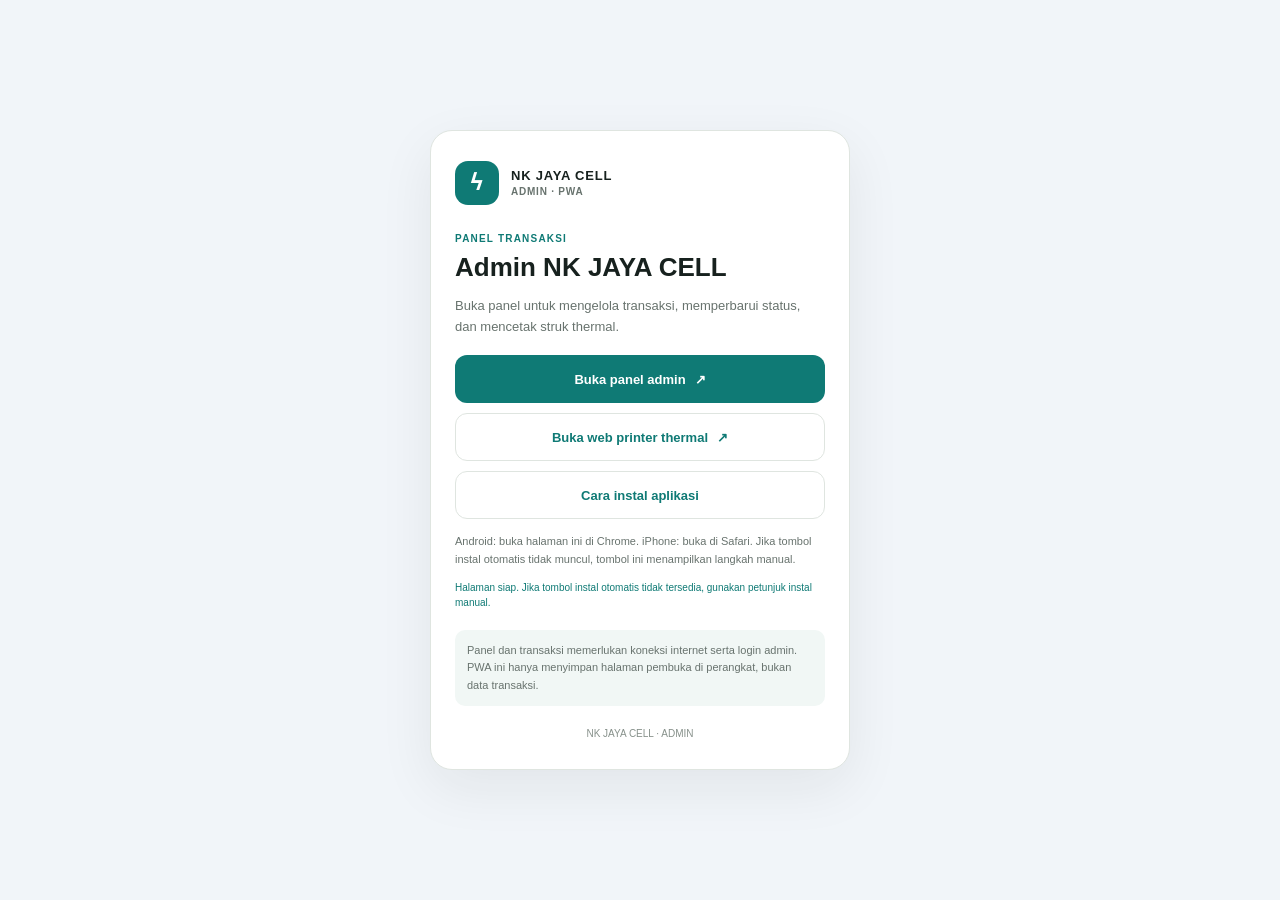
<file: admin-app.html>
<!doctype html>
<html lang="id">
<head>
    <meta charset="utf-8">
    <meta name="viewport" content="width=device-width, initial-scale=1, viewport-fit=cover">
    <meta name="theme-color" content="#0f7a75">
    <meta name="description" content="Aplikasi panel admin transaksi NK JAYA CELL.">
    <link rel="manifest" href="./admin-app.webmanifest">
    <link rel="icon" href="./icon.png">
    <link rel="apple-touch-icon" href="./admin-app-192.png">
    <title>Admin NK JAYA CELL</title>
    <style>
        :root { color-scheme: light; font-family: "Plus Jakarta Sans", "Segoe UI", sans-serif; background: #f1f5f9; color: #17211e; }
        * { box-sizing: border-box; }
        body { min-height: 100dvh; margin: 0; display: grid; place-items: center; padding: max(20px, env(safe-area-inset-top)) 18px max(20px, env(safe-area-inset-bottom)); }
        main { width: min(100%, 420px); padding: 30px 24px; border: 1px solid #dfe5e0; border-radius: 22px; background: #fff; box-shadow: 0 18px 55px #17211e12; }
        .brand { display: flex; align-items: center; gap: 12px; margin-bottom: 28px; font-size: 13px; font-weight: 800; letter-spacing: .06em; }
        .mark { display: grid; width: 44px; height: 44px; place-items: center; border-radius: 13px; background: #0f7a75; color: #fff; font-size: 22px; }
        .brand small { display: block; margin-top: 3px; color: #68736e; font-size: 10px; font-weight: 600; }
        .eyebrow { margin: 0 0 8px; color: #0f7a75; font-size: 10px; font-weight: 700; letter-spacing: .12em; }
        h1 { margin: 0 0 10px; font-size: 26px; line-height: 1.2; }
        .intro, .hint { color: #68736e; font-size: 13px; line-height: 1.6; }
        .open-button, .install-button { display: flex; min-height: 48px; align-items: center; justify-content: center; gap: 9px; width: 100%; margin-top: 18px; border: 0; border-radius: 12px; background: #0f7a75; color: #fff; font: inherit; font-size: 13px; font-weight: 700; text-decoration: none; cursor: pointer; }
        .printer-button { margin-top: 10px; border: 1px solid #dfe5e0; background: #fff; color: #0f7a75; }
        .open-button:active, .install-button:active { transform: translateY(1px); }
        .install-button { margin-top: 10px; border: 1px solid #dfe5e0; background: #fff; color: #0f7a75; }
        .hint { margin: 20px 0 0; padding: 12px; border-radius: 10px; background: #f1f7f5; font-size: 11px; }
        .install-help { margin-top: 14px; color: #68736e; font-size: 11px; line-height: 1.55; }
        .pwa-status { margin: 12px 0 0; color: #0f7a75; font-size: 10px; line-height: 1.5; }
        .install-button:disabled { cursor: default; opacity: .75; }
        footer { margin-top: 22px; color: #87918b; font-size: 10px; text-align: center; }
        @media (prefers-reduced-motion: no-preference) { main { animation: appear .3s ease-out both; } @keyframes appear { from { opacity: 0; transform: translateY(8px); } to { opacity: 1; transform: translateY(0); } } }
    </style>
</head>
<body>
    <main>
        <div class="brand"><span class="mark" aria-hidden="true">ϟ</span><span>NK JAYA CELL<small>ADMIN · PWA</small></span></div>
        <p class="eyebrow">PANEL TRANSAKSI</p>
        <h1>Admin NK JAYA CELL</h1>
        <p class="intro">Buka panel untuk mengelola transaksi, memperbarui status, dan mencetak struk thermal.</p>
        <a class="open-button" href="https://script.google.com/macros/s/AKfycbzx7HhGcFktbIGGkRBRpAFTu6g9E4YbSlBVgrVt4QwDtSucSz8BTS5fgk55SqOSzcJ9/exec?page=admin" target="_blank" rel="noopener">Buka panel admin <span aria-hidden="true">↗</span></a>
        <a class="open-button printer-button" href="./admin-printer.html" target="_blank" rel="noopener">Buka web printer thermal <span aria-hidden="true">↗</span></a>
        <button id="install-button" class="install-button" type="button">Cara instal aplikasi</button>
        <p id="install-help" class="install-help" aria-live="polite">Android: buka halaman ini di Chrome. iPhone: buka di Safari. Jika tombol instal otomatis tidak muncul, tombol ini menampilkan langkah manual.</p>
        <p id="pwa-status" class="pwa-status" role="status" aria-live="polite">Memeriksa kesiapan instalasi...</p>
        <p class="hint">Panel dan transaksi memerlukan koneksi internet serta login admin. PWA ini hanya menyimpan halaman pembuka di perangkat, bukan data transaksi.</p>
        <footer>NK JAYA CELL · ADMIN</footer>
    </main>
    <script>
        let installPrompt = null;
        const installButton = document.getElementById('install-button');
        const installHelp = document.getElementById('install-help');
        const pwaStatus = document.getElementById('pwa-status');
        const isIos = /iphone|ipad|ipod/i.test(navigator.userAgent);
        const isAndroid = /android/i.test(navigator.userAgent);
        const isInstalled = window.matchMedia('(display-mode: standalone)').matches || window.navigator.standalone === true;

        window.addEventListener('beforeinstallprompt', event => {
            event.preventDefault();
            installPrompt = event;
            installButton.textContent = 'Instal aplikasi';
            installHelp.textContent = 'Browser siap memasang aplikasi. Tekan tombol Instal aplikasi.';
        });

        installButton.addEventListener('click', async () => {
            if (!installPrompt) {
                if (isIos) {
                    installHelp.textContent = 'Di Safari: tekan Bagikan, pilih Tambahkan ke Layar Utama, lalu tekan Tambahkan.';
                } else if (isAndroid) {
                    installHelp.textContent = 'Di Chrome: tekan menu ⋮, pilih Instal aplikasi atau Tambahkan ke layar utama, lalu konfirmasi.';
                } else {
                    installHelp.textContent = 'Buka halaman ini di Chrome atau Edge melalui HTTPS. Gunakan menu browser lalu pilih Instal aplikasi atau Tambahkan ke layar utama.';
                }
                return;
            }
            installButton.disabled = true;
            try {
                await installPrompt.prompt();
                const choice = await installPrompt.userChoice;
                installHelp.textContent = choice.outcome === 'accepted'
                    ? 'Permintaan instalasi diterima. Ikuti konfirmasi dari browser.'
                    : 'Instalasi dibatalkan. Anda masih bisa memasang melalui menu browser.';
                installPrompt = null;
                installButton.textContent = 'Cara instal aplikasi';
            } catch (error) {
                console.error('Prompt instalasi PWA gagal:', error);
                installHelp.textContent = `Browser gagal memulai instalasi: ${error.message}. Gunakan menu browser untuk menambahkan ke layar utama.`;
            } finally {
                installButton.disabled = false;
            }
        });

        window.addEventListener('appinstalled', () => {
            installPrompt = null;
            installButton.textContent = 'Aplikasi sudah terinstal';
            installButton.disabled = true;
            installHelp.textContent = 'Aplikasi admin sudah ditambahkan ke perangkat ini.';
            pwaStatus.textContent = 'PWA aktif di perangkat ini.';
        });

        if (isInstalled) {
            installButton.textContent = 'Aplikasi sudah terinstal';
            installButton.disabled = true;
            installHelp.textContent = 'Aplikasi admin sudah terpasang di perangkat ini.';
        }

        if ('serviceWorker' in navigator) {
            window.addEventListener('load', () => {
                if (!window.isSecureContext) {
                    pwaStatus.textContent = 'Instalasi PWA membutuhkan HTTPS (atau localhost untuk pengujian).';
                    return;
                }
                navigator.serviceWorker.register('./sw.js').then(() => {
                    pwaStatus.textContent = isInstalled
                        ? 'PWA aktif di perangkat ini.'
                        : 'Halaman siap. Jika tombol instal otomatis tidak tersedia, gunakan petunjuk instal manual.';
                }).catch(error => {
                    console.error('PWA admin tidak dapat mendaftarkan service worker:', error);
                    pwaStatus.textContent = `Service worker gagal dipasang: ${error.message}. Pastikan sw.js dapat dibuka dari hosting HTTPS.`;
                });
            });
        } else {
            pwaStatus.textContent = 'Browser tidak mendukung service worker. Gunakan Chrome atau Safari terbaru.';
        }
    </script>
</body>
</html>
</file>
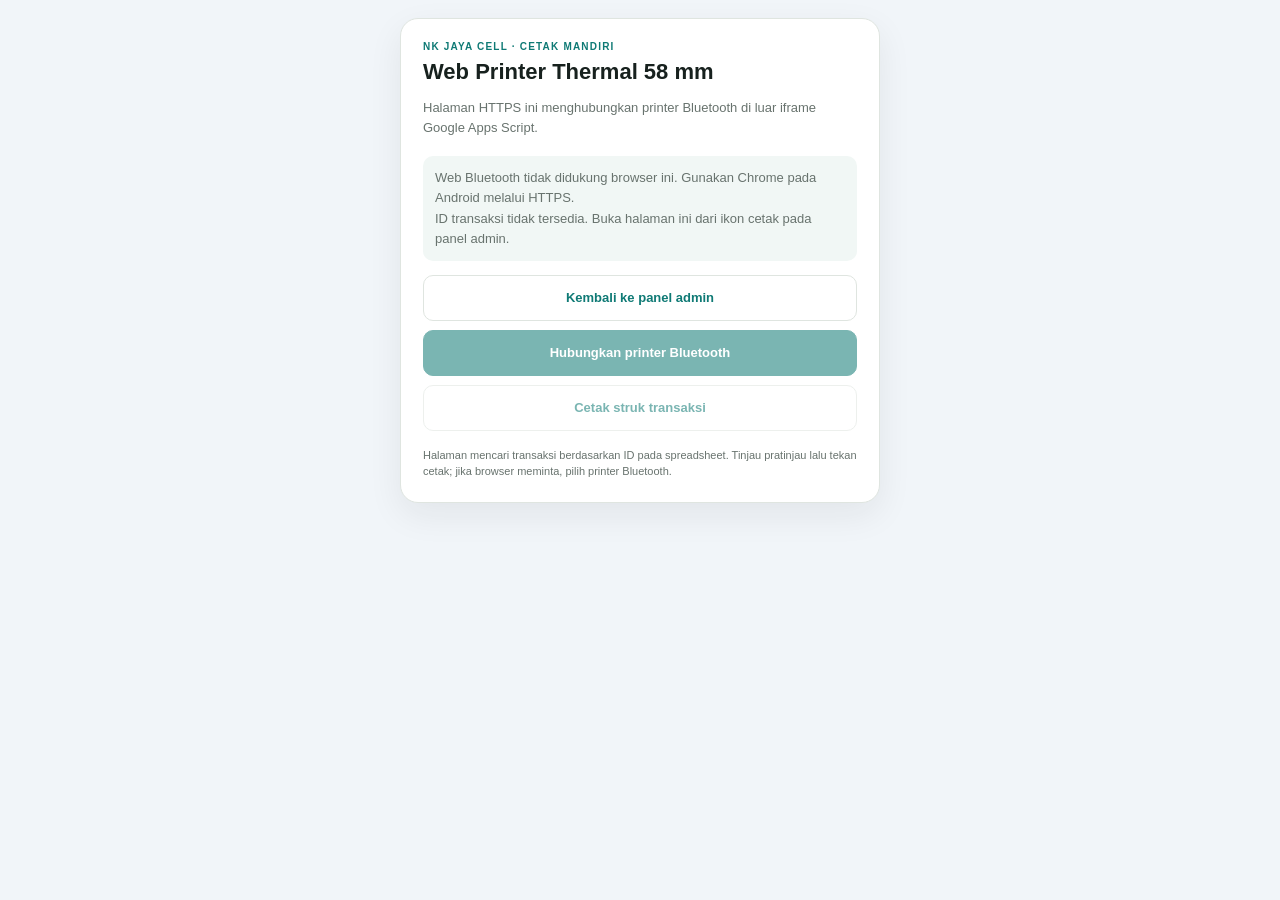
<file: admin-printer.html>
<!doctype html>
<html lang="id">
<head>
    <meta charset="utf-8">
    <meta name="viewport" content="width=device-width, initial-scale=1, viewport-fit=cover">
    <meta name="theme-color" content="#0f7a75">
    <meta name="description" content="Cetak struk NK JAYA CELL langsung ke printer thermal Bluetooth.">
    <meta http-equiv="Content-Security-Policy" content="default-src 'self'; connect-src 'self' https://docs.google.com https://*.googleusercontent.com; style-src 'unsafe-inline'; script-src 'unsafe-inline'; object-src 'none'; base-uri 'none'">
    <title>Web Printer Thermal | NK JAYA CELL</title>
    <style>
        :root { color-scheme: light; font-family: "Segoe UI", sans-serif; background: #f1f5f9; color: #17211e; }
        * { box-sizing: border-box; }
        body { min-height: 100dvh; margin: 0; padding: max(18px, env(safe-area-inset-top)) 14px max(18px, env(safe-area-inset-bottom)); }
        main { width: min(100%, 480px); margin: 0 auto; padding: 22px; border: 1px solid #dfe5e0; border-radius: 18px; background: #fff; box-shadow: 0 12px 35px #17211e12; }
        .eyebrow { margin: 0 0 7px; color: #0f7a75; font-size: 10px; font-weight: 800; letter-spacing: .12em; }
        h1 { margin: 0; font-size: 22px; }
        .intro, #printer-state, #job-state { color: #68736e; font-size: 13px; line-height: 1.55; }
        .status { margin-top: 18px; padding: 12px; border-radius: 10px; background: #f1f7f5; }
        .actions { display: grid; gap: 9px; margin-top: 14px; }
        button { min-height: 46px; padding: 10px 14px; border: 1px solid #dfe5e0; border-radius: 10px; background: #fff; color: #0f7a75; font: inherit; font-size: 13px; font-weight: 700; cursor: pointer; }
        button.primary { border-color: #0f7a75; background: #0f7a75; color: #fff; }
        .back-button { display: flex; min-height: 46px; align-items: center; justify-content: center; padding: 10px 14px; border: 1px solid #dfe5e0; border-radius: 10px; color: #0f7a75; font-size: 13px; font-weight: 700; text-align: center; text-decoration: none; }
        button:disabled { cursor: not-allowed; opacity: .55; }
        #receipt-preview { max-height: 45dvh; margin: 16px 0 0; padding: 12px; overflow: auto; border: 1px dashed #cbd5cf; border-radius: 8px; background: #fbfcfb; color: #17211e; font: 12px/1.5 monospace; white-space: pre-wrap; overflow-wrap: anywhere; }
        #receipt-preview:empty { display: none; }
        .note { margin: 16px 0 0; color: #68736e; font-size: 11px; line-height: 1.5; }
    </style>
</head>
<body>
    <main>
        <p class="eyebrow">NK JAYA CELL · CETAK MANDIRI</p>
        <h1>Web Printer Thermal 58 mm</h1>
        <p class="intro">Halaman HTTPS ini menghubungkan printer Bluetooth di luar iframe Google Apps Script.</p>
        <section class="status" aria-live="polite">
            <div id="printer-state">Memeriksa dukungan Bluetooth...</div>
            <div id="job-state">Menunggu ID transaksi dari panel admin...</div>
        </section>
        <div class="actions">
            <a class="back-button" href="https://script.google.com/macros/s/AKfycbxoV0lSjwD2TVamt36z0I8uUSOEt3ud1Fkauua2NcUzJwXjdxUDY6kpdvqTjYNAG3E/exec?page=admin">Kembali ke panel admin</a>
            <button id="connect-button" class="primary" type="button">Hubungkan printer Bluetooth</button>
            <button id="print-button" type="button" disabled>Cetak struk transaksi</button>
        </div>
        <pre id="receipt-preview" aria-label="Pratinjau isi struk"></pre>
        <p class="note">Halaman mencari transaksi berdasarkan ID pada spreadsheet. Tinjau pratinjau lalu tekan cetak; jika browser meminta, pilih printer Bluetooth.</p>
    </main>
    <script>
        const SHEET_CSV_URLS = {
            ARSIP: 'https://docs.google.com/spreadsheets/d/e/2PACX-1vQsIlTEnkky4oMCaFZWr7WaL5FVGkGsEgyOUPPxKUlELUVHDCa3XNUxhOsEwTqRKm3WIMz_Sv7q45C7/pub?gid=702573697&single=true&output=csv',
            TRANSFER: 'https://docs.google.com/spreadsheets/d/e/2PACX-1vQsIlTEnkky4oMCaFZWr7WaL5FVGkGsEgyOUPPxKUlELUVHDCa3XNUxhOsEwTqRKm3WIMz_Sv7q45C7/pub?gid=53248706&single=true&output=csv',
            PLN: 'https://docs.google.com/spreadsheets/d/e/2PACX-1vQsIlTEnkky4oMCaFZWr7WaL5FVGkGsEgyOUPPxKUlELUVHDCa3XNUxhOsEwTqRKm3WIMz_Sv7q45C7/pub?gid=1486727624&single=true&output=csv'
        };
        const optionalServices = [
            '0000ffe0-0000-1000-8000-00805f9b34fb',
            '0000ff00-0000-1000-8000-00805f9b34fb',
            '000018f0-0000-1000-8000-00805f9b34fb'
        ];
        const printerState = document.getElementById('printer-state');
        const jobState = document.getElementById('job-state');
        const preview = document.getElementById('receipt-preview');
        const printButton = document.getElementById('print-button');
        let printerCharacteristic = null;
        let pendingRows = null;
        let isPrinting = false;
        let connectedDevice = null;

        function setPrinterState(message) {
            printerState.textContent = message;
        }

        function normalizeHeader(value) {
            return String(value || '').normalize('NFD').replace(/[\u0300-\u036f]/g, '').toUpperCase().replace(/[^A-Z0-9]/g, '');
        }

        function normalizedId(value) {
            return normalizeHeader(value);
        }

        function parseCsv(text) {
            const rows = [];
            let row = [];
            let field = '';
            let quoted = false;
            for (let index = 0; index < text.length; index += 1) {
                const character = text[index];
                if (character === '"') {
                    if (quoted && text[index + 1] === '"') {
                        field += '"';
                        index += 1;
                    } else {
                        quoted = !quoted;
                    }
                } else if (character === ',' && !quoted) {
                    row.push(field.trim());
                    field = '';
                } else if ((character === '\n' || character === '\r') && !quoted) {
                    if (character === '\r' && text[index + 1] === '\n') index += 1;
                    row.push(field.trim());
                    if (row.some(value => value !== '')) rows.push(row);
                    row = [];
                    field = '';
                } else {
                    field += character;
                }
            }
            row.push(field.trim());
            if (row.some(value => value !== '')) rows.push(row);
            return rows;
        }

        function columnIndex(headers, aliases) {
            const wanted = aliases.map(normalizeHeader);
            return headers.findIndex(header => wanted.includes(normalizeHeader(header)));
        }

        function fieldValue(headers, values, aliases) {
            const index = columnIndex(headers, aliases);
            return index >= 0 ? String(values[index] || '').trim() : '';
        }

        function receiptFieldValue(headers, values, aliases, panelData) {
            const panelFields = new Map((panelData?.fields || [])
                .map(field => [normalizeHeader(field.label), String(field.value ?? '').trim()]));
            for (const alias of aliases) {
                const normalizedAlias = normalizeHeader(alias);
                if (panelFields.has(normalizedAlias)) return panelFields.get(normalizedAlias);
            }
            return fieldValue(headers, values, aliases);
        }

        function parseAmount(value) {
            const text = String(value || '').trim();
            const amount = Number(text.replace(/[^0-9]/g, '')) || 0;
            return /^\s*-/.test(text) ? -amount : amount;
        }

        function formatMoney(value) {
            return `Rp ${Math.round(value || 0).toLocaleString('id-ID')}`;
        }

        function formatReceiptPrice(value) {
            const amount = Number(String(value || '').replace(/\D/g, ''));
            return amount ? `Rp ${amount.toLocaleString('id-ID')}` : (value || '-');
        }

        function wrapReceiptText(value, width) {
            const words = String(value || '-').split(/\s+/);
            const lines = [];
            let line = '';
            words.forEach(word => {
                if ((line + ' ' + word).trim().length <= width) {
                    line = (line + ' ' + word).trim();
                } else {
                    if (line) lines.push(line);
                    while (word.length > width) {
                        lines.push(word.slice(0, width));
                        word = word.slice(width);
                    }
                    line = word;
                }
            });
            if (line || !lines.length) lines.push(line || '-');
            return lines;
        }

        function receiptField(label, value) {
            const prefix = `${label.padEnd(16, ' ')}: `;
            const values = wrapReceiptText(value, 32 - prefix.length);
            return [
                `${prefix}${values[0]}`,
                ...values.slice(1).map(line => `${' '.repeat(prefix.length)}${line}`)
            ];
        }

        function transferReceiptField(label, value) {
            const labelWidth = 16;
            const prefix = `${String(label).padEnd(labelWidth, ' ')}: `;
            const text = String(value || '-');
            const valueWidth = 32 - labelWidth - 2;
            const lines = [];
            for (let offset = 0; offset < text.length || !lines.length; offset += valueWidth) {
                const part = text.slice(offset, offset + valueWidth) || '-';
                lines.push(offset
                    ? `${' '.repeat(labelWidth + 2)}${part}`
                    : `${prefix}${part.padEnd(valueWidth, ' ')}`);
            }
            return lines;
        }

        function splitTransferDateTime(value) {
            const text = String(value || '-').replace(/\s*\n\s*/g, ' ').trim();
            const timeMatch = text.match(/\b\d{1,2}[.:]\d{2}(?::\d{2})?\s*(?:WIB|WITA|WIT)?\b/i);
            if (!timeMatch) {
                return {
                    date: text.split(/\s+-\s+|,\s*/, 1)[0].trim() || '-',
                    time: '-'
                };
            }
            return {
                date: text.slice(0, timeMatch.index).replace(/[,-]\s*$/, '').trim() || '-',
                time: timeMatch[0].replace(/\./g, ':')
            };
        }

        function normalizeTransferStatus(value) {
            const status = String(value || '').trim().toUpperCase();
            if (status.includes('REFUND') || status.includes('PENGEMBALIAN')) return 'REFUND';
            if (status.includes('LUNAS') || status.includes('SUKSES')) return 'SUKSES';
            if (status.includes('GAGAL') || status.includes('FAILED')) return 'GAGAL';
            return 'PROSES';
        }

        function isEWalletDestination(value) {
            return ['DANA', 'GOPAY', 'LINKAJA', 'OVO', 'SHOPEEPAY'].includes(normalizeHeader(value));
        }

        function normalizePlnNominal(value) {
            const digits = String(value || '').replace(/\D/g, '');
            return digits ? String(Number(digits)) : '';
        }

        function receivePanelReceiptData(requestedId, source) {
            if (!window.opener) return Promise.resolve(null);
            return new Promise(resolve => {
                const finish = data => {
                    window.removeEventListener('message', handleMessage);
                    window.clearTimeout(timeoutId);
                    resolve(data);
                };
                const handleMessage = event => {
                    const data = event.data;
                    if (event.source !== window.opener || data?.type !== 'NKJC_PRINTER_RECEIPT'
                        || normalizedId(data.id) !== normalizedId(requestedId) || data.source !== source) return;
                    finish(data);
                };
                const timeoutId = window.setTimeout(() => finish(null), 2000);
                window.addEventListener('message', handleMessage);
                window.opener.postMessage({ type: 'NKJC_PRINTER_READY', id: requestedId, source }, '*');
            });
        }

        async function fetchPlnReceiptData(archiveHeaders, archiveValues) {
            const target = fieldValue(archiveHeaders, archiveValues, ['NOMOR', 'NOMOR HP', 'TARGET', 'ID PLN', 'IDPEL'])
                .replace(/\D/g, '');
            if (!target) return {};

            const response = await fetch(SHEET_CSV_URLS.PLN, { cache: 'no-store' });
            if (!response.ok) throw new Error(`Sheet PLN mengembalikan HTTP ${response.status}.`);
            const rows = parseCsv(await response.text());
            const headerIndex = rows.findIndex(row => {
                const normalizedHeaders = row.map(normalizeHeader);
                const hasId = ['IDPLN', 'IDPEL', 'NOMORMETER', 'NOMOR'].some(header => normalizedHeaders.includes(header));
                const hasName = ['NAMA', 'NAMAPELANGGAN', 'PELANGGAN'].some(header => normalizedHeaders.includes(header));
                return hasId && hasName;
            });
            if (headerIndex < 0) throw new Error('Header ID PLN/Nama tidak ditemukan di sheet PLN.');

            const headers = rows[headerIndex];
            const idColumn = columnIndex(headers, ['ID PLN', 'IDPEL', 'NOMOR METER', 'NOMOR']);
            const nameColumn = columnIndex(headers, ['NAMA', 'NAMA PELANGGAN', 'PELANGGAN']);
            const tariffColumn = columnIndex(headers, ['TARIF/DAYA', 'TARIF DAYA', 'DAYA']);
            const powerColumn = columnIndex(headers, ['JUMLAH DAYA', 'JUMLAH DAYA TERBARU', 'DAYA TERISI']);
            if (idColumn < 0) throw new Error('Kolom ID PLN tidak ditemukan di sheet PLN.');

            const product = fieldValue(archiveHeaders, archiveValues, ['PRODUK', 'NAMA PRODUK', 'KETERANGAN']);
            const total = fieldValue(archiveHeaders, archiveValues, ['TOTAL TRANSFER', 'TOTAL BAYAR', 'TRANSFER', 'JUMLAH', 'HARGA', 'HARGA ASLI']);
            const nominal = fieldValue(archiveHeaders, archiveValues, ['NOMINAL TOKEN', 'JUMLAH NOMINAL', 'NOMINAL'])
                || product.match(/(?:RP\.?\s*)?([\d.]+)/i)?.[1]
                || total;
            const nominalKey = normalizePlnNominal(nominal);
            const nominalColumns = headers.map((header, index) => ({ index, nominal: normalizePlnNominal(header) }))
                .filter(item => tariffColumn >= 0 && item.index > tariffColumn && item.nominal);
            const customer = { name: '', tariff: '', power: '', nominalPower: {} };

            rows.slice(headerIndex + 1).forEach(row => {
                if (String(row[idColumn] || '').replace(/\D/g, '') !== target) return;
                if (nameColumn >= 0 && row[nameColumn] && !customer.name) customer.name = row[nameColumn];
                if (tariffColumn >= 0 && row[tariffColumn]) customer.tariff = row[tariffColumn];
                if (powerColumn >= 0 && row[powerColumn]) customer.power = row[powerColumn];
                nominalColumns.forEach(({ index, nominal: rowNominal }) => {
                    if (row[index]) customer.nominalPower[rowNominal] = row[index];
                });
            });

            return {
                name: customer.name,
                tariff: customer.tariff,
                power: customer.nominalPower[nominalKey] || customer.power
            };
        }

        function buildReceiptRows(source, headers, values, requestedId, statusOverride = '', plnData = {}, panelData = null) {
            const add = (text, align = 'left', emphasis = 'normal') => ({ text: String(text || ''), align, emphasis });
            const field = (label, value) => receiptField(label, value).map(text => add(text));
            const transferField = (label, value) => transferReceiptField(label, value).map(text => add(text));
            const value = aliases => receiptFieldValue(headers, values, aliases, panelData);
            const id = value(['ID TRANSAKSI', 'ID TRX', 'ID']);
            const date = value(['TANGGAL', 'WAKTU', 'DATE']);
            const status = String(statusOverride || value(['STATUS', 'STATUS TRANSAKSI'])).trim();
            const product = source === 'TRANSFER'
                ? value(['PRODUK/BANK', 'BANK', 'BANK TUJUAN'])
                : value(['PRODUK', 'NAMA PRODUK', 'KETERANGAN']);
            const contact = source === 'TRANSFER'
                ? value(['NOMOR REKENING', 'NO REKENING', 'REKENING'])
                : value(['NOMOR', 'NOMOR HP', 'TARGET', 'ID PLN', 'IDPEL']);
            const customer = source === 'TRANSFER'
                ? value(['NAMA', 'NAMA PEMILIK', 'PELANGGAN'])
                : value(['NAMA', 'NAMA PELANGGAN', 'PELANGGAN', 'PENERIMA']);
            const note = source === 'TRANSFER'
                ? value(['CATATAN PESAN PENERIMA', 'CATATAN', 'PESAN PENERIMA'])
                : '';
            const rows = [add('NK JAYA CELL', 'center', 'bold')];
            if (source === 'TRANSFER') {
                const dateTime = splitTransferDateTime(date);
                const isEWallet = isEWalletDestination(product);
                rows.push(add('BUKTI TRANSFER BANK', 'center'));
                rows.push(add('Banjar Pasar ,  Desa Melaya  ,  Jembrana, BALI', 'center'));
                rows.push(add('--------------------------------'));
                rows.push(...transferField('ID Transaksi', id || requestedId));
                rows.push(...transferField('Tanggal', dateTime.date));
                rows.push(...transferField('Waktu', dateTime.time));
                rows.push(...transferField('Status', normalizeTransferStatus(status)));
                rows.push(add('--------------------------------'));
                rows.push(add('DATA PENERIMA'));
                rows.push(...transferField(isEWallet ? 'e-Wallet Tujuan' : 'Bank Tujuan', product));
                rows.push(...transferField(isEWallet ? 'No. e-Wallet' : 'No. Rekening', contact));
                rows.push(...transferField('Nama', customer));
                if (note) rows.push(...transferField('Catatan', note));
                rows.push(add('--------------------------------'));
                const transfer = parseAmount(value(['TRANSFER', 'NOMINAL', 'NOMINAL TRANSFER']));
                const fee = parseAmount(value(['BIAYA', 'BIAYA ADMIN', 'ADMIN']));
                const total = parseAmount(value(['JUMLAH'])) || transfer + fee;
                rows.push(...transferField('Nominal Transfer', formatMoney(transfer)));
                rows.push(...transferField('Biaya Admin', formatMoney(fee)));
                rows.push(add('--------------------------------'));
                rows.push(...transferField('Total', formatMoney(total)));
                rows.push(add(''));
                rows.push(add('Simpan resi  ini  sebagai bukti transaksi yang sah.', 'center'));
            } else {
                const category = value(['KATEGORI']);
                const isToken = /TOKEN|PLN/i.test(`${product} ${category}`);
                const total = parseAmount(value(['TOTAL TRANSFER', 'TOTAL BAYAR', 'TRANSFER', 'JUMLAH', 'HARGA', 'HARGA ASLI']));
                rows.push(add(isToken ? 'STRUK TOKEN LISTRIK' : 'STRUK TRANSAKSI', 'center'));
                rows.push(add(source === 'ARSIP' ? normalizeTransferStatus(status) : (status || 'DIPROSES'), 'center'));
                rows.push(add(date, 'center'));
                rows.push(add('--------------------------------'));
                if (isToken) {
                    const orderNominal = value(['NOMINAL TOKEN', 'JUMLAH NOMINAL', 'NOMINAL'])
                        || product.match(/(?:RP\.?\s*)?([\d.]+)/i)?.[1]
                        || String(total);
                    const tokenProduct = orderNominal
                        ? `TOKEN PLN - ${formatReceiptPrice(orderNominal)}`
                        : 'TOKEN PLN';
                    const price = value(['TOTAL TRANSFER', 'TOTAL BAYAR', 'TRANSFER', 'JUMLAH', 'HARGA', 'HARGA ASLI']) || String(total);
                    const token = panelData?.token || {};
                    const addOptionalPlnField = (label, fieldValue) => {
                        const text = String(fieldValue ?? '').trim();
                        if (text && text !== '-') rows.push(...field(label, text));
                    };
                    rows.push(...field('ID TRX', token.idTrx || id || requestedId));
                    rows.push(...field('ID PLN', token.idPln || contact));
                    rows.push(...field('PRODUK', token.produk || tokenProduct));
                    addOptionalPlnField('NAMA', token.nama && token.nama !== '-' ? token.nama : plnData.name || customer);
                    addOptionalPlnField('TARIF/DAYA', token.tarifDaya && token.tarifDaya !== '-' ? token.tarifDaya : plnData.tariff || value(['TARIF/DAYA', 'TARIF DAYA']) || '-');
                    addOptionalPlnField('JUMLAH DAYA', token.jumlahDaya && token.jumlahDaya !== '-'
                        ? token.jumlahDaya
                        : value(['JUMLAH DAYA', 'JUMLAH DAYA SNAPSHOT', 'DAYA TERISI', 'DAYA']) || plnData.power || '-');
                    rows.push(...field('HARGA', formatReceiptPrice(token.harga || price)));
                    rows.push(add('--------------------------------'));
                    rows.push(add('***Token serial number***', 'center', 'bold'));
                    rows.push(...wrapReceiptText(token.serial && token.serial !== '-'
                        ? token.serial
                        : value(['SERIAL NUMBER', 'NOMOR TOKEN', 'ANGKA TOKEN', 'TOKEN', 'SN']) || '-', 16)
                        .map(line => add(line, 'center', 'large')));
                    rows.push(add('--------------------------------'));
                    rows.push(...wrapReceiptText('INPUT TOKEN SERIAL NUMBER PADA MCB PEMILIK METERAN', 32)
                        .map(line => add(line, 'center')));
                } else {
                    rows.push(...field('ID Transaksi', id || requestedId));
                    rows.push(...field('Produk', product));
                    rows.push(...field('ID/No. Target', value(['ID PLN', 'IDPEL', 'NOMOR METER', 'NOMOR', 'TARGET']) || contact));
                    rows.push(add('--------------------------------'));
                    rows.push(...field('Total Bayar', formatMoney(total)));
                }
                rows.push(add(''));
                rows.push(add('Terima kasih', 'center'));
            }
            return rows;
        }

        async function loadReceiptByTransactionId() {
            const params = new URLSearchParams(window.location.search);
            const requestedId = params.get('id')?.trim() || '';
            const source = params.get('source') === 'TRANSFER' ? 'TRANSFER' : 'ARSIP';
            const requestedStatus = params.get('status')?.trim() || '';
            const openedFromPanel = params.get('panel') === '1';
            if (!requestedId) {
                jobState.textContent = 'ID transaksi tidak tersedia. Buka halaman ini dari ikon cetak pada panel admin.';
                return;
            }

            jobState.textContent = `Mencari transaksi ${requestedId} di spreadsheet ${source}...`;
            try {
                const panelData = await receivePanelReceiptData(requestedId, source);
                if (openedFromPanel && !panelData) {
                    throw new Error('Data terbaru dari panel admin tidak diterima. Buka ulang halaman cetak dari panel admin.');
                }
                const response = await fetch(SHEET_CSV_URLS[source], { cache: 'no-store' });
                if (!response.ok) throw new Error(`Spreadsheet mengembalikan HTTP ${response.status}.`);
                const csvRows = parseCsv(await response.text());
                if (csvRows.length < 2) throw new Error('Spreadsheet tidak memiliki data transaksi.');
                const headerIndex = csvRows.findIndex(row => columnIndex(row, ['ID TRANSAKSI', 'ID TRX', 'ID']) >= 0);
                if (headerIndex < 0) throw new Error('Kolom ID transaksi tidak ditemukan di spreadsheet.');
                const headers = csvRows[headerIndex];
                const idColumn = columnIndex(headers, ['ID TRANSAKSI', 'ID TRX', 'ID']);
                const matches = csvRows.slice(headerIndex + 1).filter(row => normalizedId(row[idColumn]) === normalizedId(requestedId));
                if (!matches.length) throw new Error(`Transaksi ${requestedId} tidak ditemukan pada data ${source}.`);
                if (matches.length > 1) throw new Error(`ID ${requestedId} muncul lebih dari sekali di spreadsheet ${source}; cetak dibatalkan untuk mencegah struk yang salah.`);
                const category = fieldValue(headers, matches[0], ['KATEGORI']);
                const product = fieldValue(headers, matches[0], ['PRODUK', 'NAMA PRODUK', 'KETERANGAN']);
                const plnData = source === 'ARSIP' && /PLN/i.test(`${product} ${category}`) && !panelData?.token
                    ? await fetchPlnReceiptData(headers, matches[0])
                    : {};
                const status = panelData?.status || requestedStatus;
                pendingRows = buildReceiptRows(source, headers, matches[0], requestedId, status, plnData, panelData);
                preview.textContent = pendingRows.map(row => row.text).join('\n');
                printButton.disabled = false;
                printButton.textContent = 'Cetak struk ke printer thermal';
                jobState.textContent = `Transaksi ${requestedId} ditemukan. Tekan cetak untuk mengirim struk ini ke printer thermal.`;
                if (printerCharacteristic) await printRows(pendingRows, false);
            } catch (error) {
                console.error('Gagal mencari transaksi untuk dicetak:', error);
                jobState.textContent = `Data struk gagal dimuat: ${error.message}`;
                pendingRows = null;
                printButton.disabled = true;
            }
        }

        async function attachPrinter(device) {
            if (!device.gatt) throw new Error('Perangkat yang dipilih tidak mendukung koneksi Bluetooth printer.');
            const server = await device.gatt.connect();
            let characteristic = null;
            for (const service of await server.getPrimaryServices()) {
                const characteristics = await service.getCharacteristics();
                characteristic = characteristics.find(item => item.properties.write || item.properties.writeWithoutResponse);
                if (characteristic) break;
            }
            if (!characteristic) throw new Error('Printer tidak menyediakan kanal tulis ESC/POS.');
            printerCharacteristic = characteristic;
            if (connectedDevice !== device) {
                device.addEventListener('gattserverdisconnected', () => {
                    printerCharacteristic = null;
                    connectedDevice = null;
                    setPrinterState('Printer terputus. Hubungkan kembali sebelum mencetak.');
                });
                connectedDevice = device;
            }
            setPrinterState(`Terhubung ke ${device.name || 'printer Bluetooth'}.`);
        }

        async function connectPrinter() {
            if (!navigator.bluetooth) throw new Error('Browser ini tidak mendukung Web Bluetooth. Gunakan Chrome pada Android melalui HTTPS.');
            const device = await navigator.bluetooth.requestDevice({
                acceptAllDevices: true,
                optionalServices
            });
            await attachPrinter(device);
        }

        async function restorePrinterConnection() {
            if (!navigator.bluetooth?.getDevices) return;
            const devices = await navigator.bluetooth.getDevices();
            for (const device of devices) {
                try {
                    await attachPrinter(device);
                    if (pendingRows) await printRows(pendingRows, false);
                    return;
                } catch (error) {
                    console.warn(`Tidak dapat menyambungkan ulang ${device.name || 'printer Bluetooth'}:`, error);
                }
            }
        }

        async function writeRows(rows) {
            const esc = '\x1B';
            const gs = '\x1D';
            const escpos = rows.map(row => {
                const align = row.align === 'center' ? `${esc}a\x01` : `${esc}a\x00`;
                const bold = row.emphasis === 'bold' || row.emphasis === 'large' ? `${esc}E\x01` : `${esc}E\x00`;
                const size = row.emphasis === 'large' ? `${gs}!\x11` : `${gs}!\x00`;
                return `${align}${bold}${size}${row.text}`;
            }).join('\n') + '\n\n\n';
            const bytes = new TextEncoder().encode(`${esc}@${escpos}`);
            const characteristic = printerCharacteristic;
            if (!characteristic) throw new Error('Printer belum terhubung.');
            const writeWithoutResponse = characteristic.properties.writeWithoutResponse && !characteristic.properties.write;
            const chunkSize = 20;
            for (let offset = 0; offset < bytes.length; offset += chunkSize) {
                const chunk = bytes.slice(offset, offset + chunkSize);
                if (writeWithoutResponse) {
                    await characteristic.writeValueWithoutResponse(chunk);
                } else {
                    await characteristic.writeValue(chunk);
                }
                if (writeWithoutResponse) await new Promise(resolve => window.setTimeout(resolve, 15));
            }
        }

        async function printRows(rows, allowConnect) {
            if (isPrinting) return;
            isPrinting = true;
            printButton.disabled = true;
            try {
                if (!printerCharacteristic && allowConnect) await connectPrinter();
                if (!printerCharacteristic) throw new Error('Hubungkan printer Bluetooth terlebih dahulu.');
                await writeRows(rows);
                jobState.textContent = 'Struk berhasil dikirim ke printer thermal.';
                pendingRows = null;
            } catch (error) {
                console.error('Cetak thermal gagal:', error);
                jobState.textContent = `Cetak gagal: ${error.message}`;
                printerCharacteristic = null;
                setPrinterState('Koneksi printer gagal atau terputus. Struk tetap tersedia; sambungkan printer lalu coba cetak lagi.');
            } finally {
                isPrinting = false;
                printButton.disabled = !pendingRows;
            }
        }

        document.getElementById('connect-button').addEventListener('click', async event => {
            event.currentTarget.disabled = true;
            try {
                await connectPrinter();
                if (pendingRows) await printRows(pendingRows, false);
            } catch (error) {
                console.error('Koneksi printer Bluetooth gagal:', error);
                setPrinterState(`Tidak dapat menghubungkan printer: ${error.message}`);
            } finally {
                event.currentTarget.disabled = false;
            }
        });
        printButton.addEventListener('click', () => {
            if (pendingRows) printRows(pendingRows, true);
        });

        if (navigator.bluetooth) {
            setPrinterState('Web Bluetooth tersedia. Hubungkan printer untuk mulai.');
            restorePrinterConnection().catch(error => {
                console.error('Tidak dapat memulihkan koneksi Bluetooth tersimpan:', error);
                setPrinterState(`Pemulihan printer gagal: ${error.message}`);
            });
        } else {
            setPrinterState('Web Bluetooth tidak didukung browser ini. Gunakan Chrome pada Android melalui HTTPS.');
            document.getElementById('connect-button').disabled = true;
        }
        loadReceiptByTransactionId();
    </script>
</body>
</html>
</file>
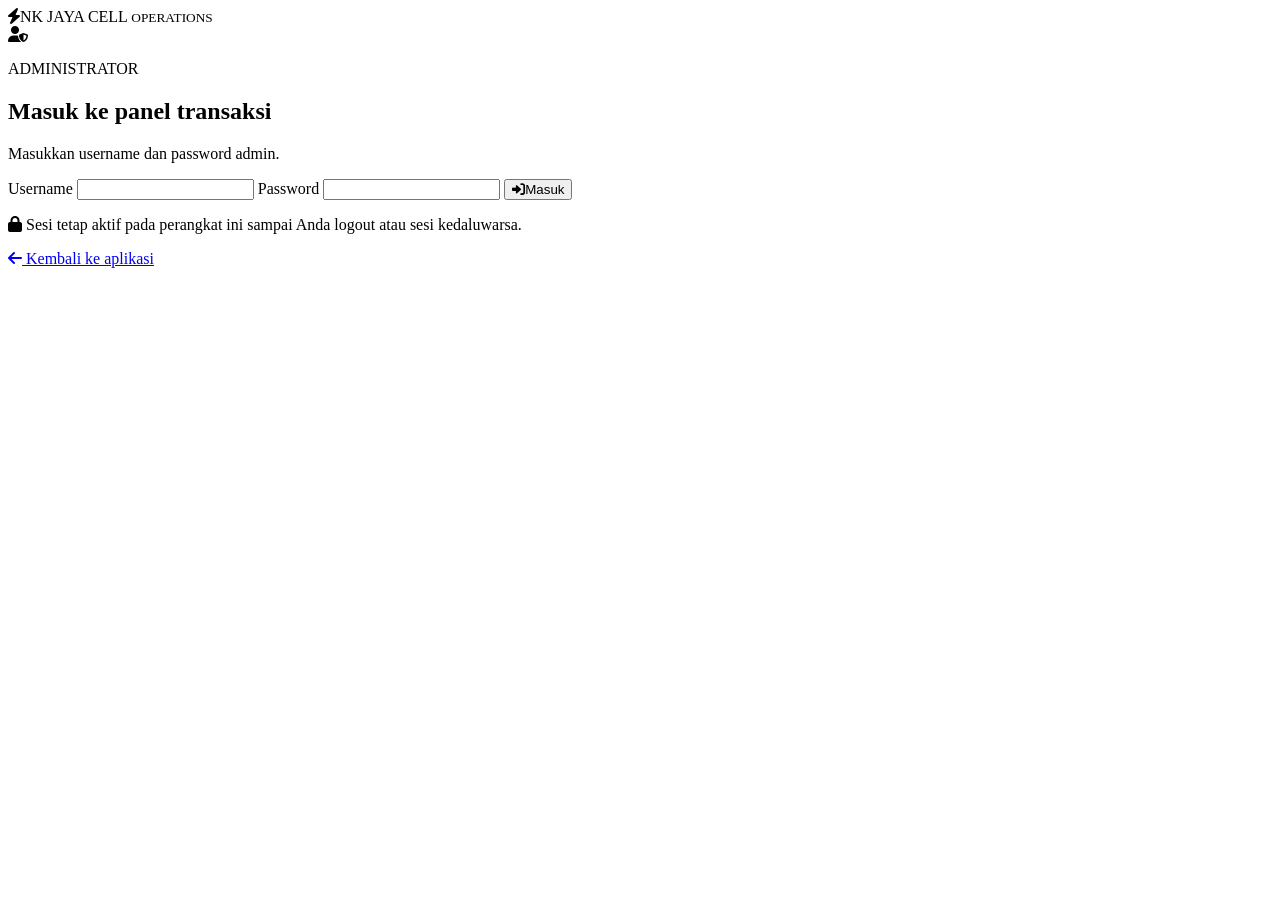
<file: admin.html>
<!DOCTYPE html>
<html lang="id">
<head>
    <meta charset="UTF-8">
    <meta name="viewport" content="width=device-width, initial-scale=1.0">
    <meta name="theme-color" content="#f4f5f2">
    <title>Admin Transaksi | NK JAYA CELL</title>
    <link rel="stylesheet" href="https://cdnjs.cloudflare.com/ajax/libs/font-awesome/6.0.0/css/all.min.css">
    <?!= includeAdminAsset_('admin-css'); ?>
</head>
<body>
    <section id="auth-gate" class="auth-screen">
        <div class="auth-brand"><span class="brand-mark"><i class="fas fa-bolt"></i></span><span>NK JAYA CELL <small>OPERATIONS</small></span></div>
        <main class="auth-panel">
            <div class="auth-icon"><i class="fas fa-user-shield"></i></div>
            <p class="eyebrow">ADMINISTRATOR</p>
            <h1 id="auth-title">Masuk ke panel transaksi</h1>
            <p id="auth-description" class="auth-copy">Masukkan username dan password admin.</p>
            <form id="auth-form" class="auth-form">
                <label class="auth-field">Username
                    <input id="auth-username" name="username" type="text" autocomplete="username" required>
                </label>
                <label class="auth-field">Password
                    <input id="auth-password" name="password" type="password" autocomplete="current-password" required>
                </label>
                <button id="auth-button" class="button button-dark button-wide" type="submit">
                    <i class="fas fa-right-to-bracket"></i><span id="auth-button-label">Masuk</span>
                </button>
            </form>
            <p id="auth-message" class="auth-message" role="status" aria-live="polite"></p>
            <p class="auth-note"><i class="fas fa-lock"></i> Sesi tetap aktif pada perangkat ini sampai Anda logout atau sesi kedaluwarsa.</p>
        </main>
        <a class="back-link" href="index.html"><i class="fas fa-arrow-left"></i> Kembali ke aplikasi</a>
    </section>

    <div id="admin-app" class="app-shell" hidden>
        <header class="topbar">
            <a class="app-brand" href="index.html"><span class="brand-mark"><i class="fas fa-bolt"></i></span><span>NK JAYA CELL <small>ADMIN</small></span></a>
            <div class="topbar-actions">
                <span class="live-label"><i class="fas fa-circle"></i> DATA SHEET</span>
                <button id="print-settings-button" class="icon-button" type="button" title="Pengaturan printer thermal" aria-label="Pengaturan printer thermal"><i class="fas fa-print"></i></button>
                <button id="refresh-button" class="icon-button" type="button" title="Muat ulang data" aria-label="Muat ulang data"><i class="fas fa-rotate"></i></button>
                <button id="logout-button" class="icon-button" type="button" title="Logout" aria-label="Logout"><i class="fas fa-right-from-bracket"></i></button>
            </div>
        </header>

        <main class="dashboard">
            <section class="page-heading">
                <div><p class="eyebrow">PENGELOLAAN TRANSAKSI</p><h1>Rekap Transaksi</h1><p id="last-sync" class="muted">Memuat transaksi...</p></div>
                <button id="clear-edits-button" class="button button-outline" type="button"><i class="fas fa-rotate-left"></i> Hapus edit lokal</button>
            </section>

            <section class="report-section" aria-labelledby="report-title">
                <div class="section-heading"><div><p class="eyebrow">PERFORMA</p><h2 id="report-title">Laporan keuntungan</h2></div><span id="report-range-label" class="range-label"></span></div>
                <div class="report-toolbar">
                    <div class="segmented" role="group" aria-label="Periode laporan">
                        <button type="button" data-period="today" class="period-button is-active">Hari ini</button>
                        <button type="button" data-period="yesterday" class="period-button">Kemarin</button>
                        <button type="button" data-period="week" class="period-button">7 hari</button>
                        <button type="button" data-period="month" class="period-button">Bulan ini</button>
                        <button type="button" data-period="custom" class="period-button">Rentang</button>
                    </div>
                    <div id="report-custom-range" class="date-pair" hidden>
                        <label>Dari <input id="report-from" type="date"></label>
                        <label>Sampai <input id="report-to" type="date"></label>
                        <button id="apply-report-range" class="button button-small button-dark" type="button">Terapkan</button>
                    </div>
                </div>
                <div class="metrics-grid">
                    <article class="metric-card metric-profit"><div class="metric-label"><span>Keuntungan</span><i class="fas fa-arrow-trend-up"></i></div><strong id="metric-profit">Rp 0</strong><small>Jika modal diisi: total - modal; jika kosong: rumus dasar per sumber.</small></article>
                    <article class="metric-card"><div class="metric-label"><span>Transaksi</span><i class="fas fa-receipt"></i></div><strong id="metric-count">0</strong><small>Dalam periode terpilih</small></article>
                    <article class="metric-card"><div class="metric-label"><span>Total modal</span><i class="fas fa-box"></i></div><strong id="metric-modal">Rp 0</strong><small>Modal yang tercatat dalam periode</small></article>
                    <article class="metric-card"><div class="metric-label"><span>Total dibayar</span><i class="fas fa-wallet"></i></div><strong id="metric-volume">Rp 0</strong><small>Nilai transaksi dalam periode</small></article>
                </div>
                <div class="status-breakdown-heading"><h3>Rincian berdasarkan status</h3><span>Dalam periode terpilih</span></div>
                <div class="status-breakdown-grid">
                    <article class="status-report-card success-report"><div class="status-report-heading"><h4>SUKSES</h4><span id="report-success-count">0 transaksi</span></div><div class="status-report-value"><span>Keuntungan</span><strong id="report-success-profit">Rp 0</strong></div><div class="status-report-value"><span>Jumlah bayar</span><strong id="report-success-volume">Rp 0</strong></div></article>
                    <article class="status-report-card process-report"><div class="status-report-heading"><h4>PROSES</h4><span id="report-process-count">0 transaksi</span></div><div class="status-report-value"><span>Keuntungan</span><strong id="report-process-profit">Rp 0</strong></div><div class="status-report-value"><span>Jumlah bayar</span><strong id="report-process-volume">Rp 0</strong></div></article>
                    <article class="status-report-card failed-report"><div class="status-report-heading"><h4>GAGAL</h4><span id="report-failed-count">0 transaksi</span></div><div class="status-report-value"><span>Keuntungan</span><strong id="report-failed-profit">Rp 0</strong></div><div class="status-report-value"><span>Jumlah bayar</span><strong id="report-failed-volume">Rp 0</strong></div></article>
                    <article class="status-report-card refund-report"><div class="status-report-heading"><h4>REFUND</h4><span id="report-refund-count">0 transaksi</span></div><div class="status-report-value"><span>Keuntungan</span><strong id="report-refund-profit">Rp 0</strong></div><div class="status-report-value"><span>Jumlah bayar</span><strong id="report-refund-volume">Rp 0</strong></div></article>
                </div>
            </section>

            <section class="transactions-section" aria-labelledby="transactions-title">
                <div class="section-heading transaction-heading"><div><p class="eyebrow">ARSIP & TRANSFER</p><h2 id="transactions-title">Data transaksi</h2></div><div class="transaction-heading-actions"><span id="result-count" class="count-label">0 transaksi</span><button id="export-button" class="button button-dark export-button" type="button" title="Unduh laporan dan data transaksi sebagai workbook Excel"><i class="fas fa-file-excel"></i> Unduh Excel</button></div></div>
                <div class="filter-panel">
                    <label class="search-field"><i class="fas fa-hashtag"></i><input id="filter-id" type="search" placeholder="Cari ID TRX"></label>
                    <label class="search-field"><i class="fas fa-phone"></i><input id="filter-contact" type="search" placeholder="Nomor HP / rekening"></label>
                    <label class="filter-date">Dari <input id="filter-from" type="date"></label>
                    <label class="filter-date">Sampai <input id="filter-to" type="date"></label>
                    <label class="source-filter">Sumber<select id="filter-source"><option value="all">Semua data</option><option value="ARSIP">ARSIP</option><option value="TRANSFER">Transfer</option></select></label>
                    <button id="reset-filters" class="button button-outline filter-reset" type="button"><i class="fas fa-filter-circle-xmark"></i> Reset</button>
                </div>
                <p id="local-edit-notice" class="local-notice"><i class="fas fa-hard-drive"></i> Edit detail transaksi tersimpan di perangkat ini; perubahan status tersimpan ke Google Sheets.</p>
                <div id="data-state" class="data-state" role="status">Menghubungkan ke Google Sheets...</div>
                <div class="table-wrap">
                    <table>
                        <thead><tr><th>Tanggal</th><th>ID TRX</th><th>Sumber</th><th>Produk / penerima</th><th>Nomor / rekening</th><th>Catatan</th><th>Total</th><th>Untung</th><th>Status (ubah)</th><th>Aksi</th></tr></thead>
                        <tbody id="transaction-rows"></tbody>
                    </table>
                </div>
                <div id="empty-state" class="empty-state" hidden><i class="fas fa-magnifying-glass"></i><strong>Transaksi tidak ditemukan</strong><span>Ubah kata pencarian atau rentang tanggal.</span></div>
            </section>
            <footer class="page-footer">NK JAYA CELL <span>Status transaksi diperbarui ke Google Sheets</span></footer>
        </main>
    </div>

    <dialog id="print-settings-dialog" class="edit-dialog print-settings-dialog">
        <form id="print-settings-form">
            <header class="dialog-heading"><div><p class="eyebrow">PENGATURAN CETAK</p><h2>Printer thermal 58 mm</h2></div><button id="close-print-settings" class="icon-button" type="button" aria-label="Tutup"><i class="fas fa-xmark"></i></button></header>
            <p class="dialog-note">Printer Bluetooth dijalankan dari halaman web HTTPS mandiri, bukan dari iframe Google Apps Script.</p>
            <div class="printer-connection">
                <span id="printer-connection-state" role="status">Tombol cetak transaksi membuka web printer secara langsung.</span>
                <button id="connect-printer-button" class="button button-outline" type="button"><i class="fas fa-arrow-up-right-from-square"></i> Buka web printer</button>
            </div>
            <p class="printer-help">Ikon cetak membuka tab baru di luar iframe panel admin, dengan ID dan sumber transaksi. Halaman mencari data langsung di spreadsheet, menampilkan pratinjau, lalu mengirim struk ke printer thermal.</p>
            <div class="dialog-actions"><button id="close-print-settings-footer" class="button button-outline" type="button">Tutup</button><button id="test-print-button" class="button button-dark" type="button"><i class="fas fa-print"></i> Tes cetak di web printer</button></div>
        </form>
    </dialog>

    <dialog id="edit-dialog" class="edit-dialog">
        <form id="edit-form">
            <header class="dialog-heading"><div><p class="eyebrow">EDIT LOKAL</p><h2>Ubah data transaksi</h2></div><button id="close-edit" class="icon-button" type="button" aria-label="Tutup"><i class="fas fa-xmark"></i></button></header>
            <p class="dialog-note">Data asli di sheet tidak berubah. Edit ini hanya terlihat pada perangkat/browser ini.</p>
            <div class="profit-preview"><span>Keuntungan otomatis</span><strong id="edit-profit-preview">Rp 0</strong><small>Rumus: total transaksi - modal</small></div>
            <div id="edit-fields" class="edit-fields"></div>
            <div class="dialog-actions"><button id="cancel-edit" class="button button-outline" type="button">Batal</button><button id="print-edit-thermal" class="button button-outline" type="button"><i class="fas fa-print"></i> Cetak thermal</button><button class="button button-dark" type="submit"><i class="fas fa-check"></i> Simpan lokal</button></div>
        </form>
    </dialog>

    <dialog id="token-edit-dialog" class="edit-dialog">
        <form id="token-edit-form">
            <header class="dialog-heading"><div><p class="eyebrow">EDIT STRUK TOKEN</p><h2>Data token listrik</h2></div><button id="close-token-edit" class="icon-button" type="button" aria-label="Tutup"><i class="fas fa-xmark"></i></button></header>
            <p class="dialog-note">Perubahan disimpan lokal dengan format yang sama seperti halaman index. Data Arsip tidak berubah.</p>
            <div id="token-edit-fields" class="edit-fields"></div>
            <div class="dialog-actions"><button id="cancel-token-edit" class="button button-outline" type="button">Batal</button><button class="button button-dark" type="submit"><i class="fas fa-check"></i> Simpan struk</button></div>
        </form>
    </dialog>

    <script src="https://cdn.sheetjs.com/xlsx-0.20.3/package/dist/xlsx.full.min.js"></script>
    <?!= includeAdminAsset_('admin-js'); ?>
</body>
</html>
</file>
